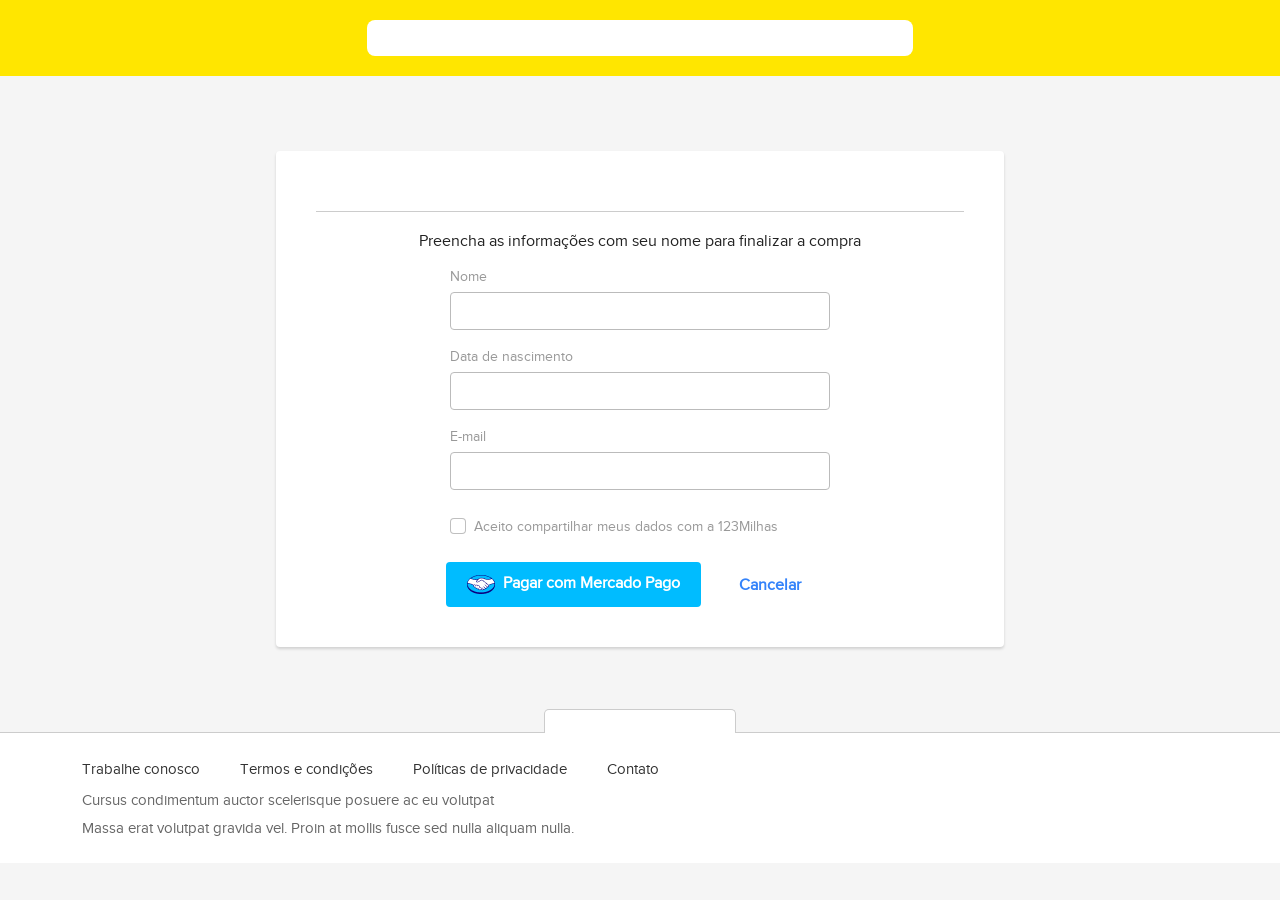
<file: confirmation.html>
<!doctype html>
<html lang="en">

<head>
    <!-- Required meta tags -->
    <meta charset="utf-8">
    <meta http-equiv="x-ua-compatible" content="ie=edge">
    <meta name="description" content="">
    <meta name="viewport" content="width=device-width, initial-scale=1, shrink-to-fit=no">

    <!-- Title -->
    <title>Document Title Here</title>

    <!-- Favicon Icon -->
    <link rel="shortcut icon" href="assets/img/logo.ico" type="image/png">

    <!-- Bootstrap css -->
    <link rel="stylesheet" href="assets/css/bootstrap.min.css">

    <!-- Main css -->
    <link rel="stylesheet" href="assets/css/main.css">
</head>

<body>




    <header class="header-area">
        <div class="container">
            <div class="row">
                <div class="col-3"></div>
                <div class="col-6">
                    <form action="#" class="header-search">
                        <input type="text" class="form-control w-100 border-0">
                    </form>
                </div>
                <div class="col-3"></div>
            </div>
        </div>
    </header>

    <main>
        <div class="confirmation-area">
            <div class="container cs-padding">
                <div class="confirmation-outer-wrap bg-white border_radius_4 text-center">
                    <div id="confirmation"></div>
                    <!-- <div class="top-part">
                        <div class="h-thumb"><img src="assets/img/h-1.webp" alt=""></div>
                        <h5 class="hotel-name">Jijoca de Jericoacoara, Ceará</h5>
                        <div class="included-facilites d-flex flex-wrap align-items-center justify-content-center">
                            <p>Está incluso:</p>
                            <ul class="facilites d-flex flex-wrap align-items-center">
                                <li><img src="assets/img/airplane.svg" alt="">Voo (ida e volta)</li>
                                <li><img src="assets/img/accomodation.svg" alt="">Hospedagem</li>
                                <li><img src="assets/img/breakfast.svg" alt="">Café da manhã</li>
                            </ul>
                        </div>
                        <div class="reservation-details d-flex justify-content-center flex-wrap">
                            <p>Origem:<strong>São Paulo</strong></p>
                            <p>Mês da viagem:<strong>Novembro/2023</strong></p>
                            <p>Data de partida:<strong>16</strong></p>
                            <p>Diárias:<strong>5</strong></p>
                            <p>Pacotes:<strong>2</strong></p>
                        </div>
                        <h3 class="price-blk type-2 final text-center">
                            R$ <span class="pkg-price d-inline-block">200</span>
                        </h3>
                        <p class="payment-terms-text type-2 text-center">em <span>12x R$ 105 sem juros</span></p>
                    </div> -->
                    <div class="bottom-part text-start">
                        <form action="#" class="payment-form">
                            <h5 class="form-title text-center">Preencha as informações com seu nome para finalizar a
                                compra</h5>
                            <div class="max">
                                <div class="mb-3">
                                    <label for="input-name" class="form-label">Nome</label>
                                    <input type="text" class="form-control" id="input-name"
                                        aria-describedby="emailHelp">
                                </div>
                                <div class="mb-3">
                                    <label for="input-password" class="form-label">Data de nascimento</label>
                                    <input type="password" class="form-control" id="input-password">
                                </div>
                                <div class="mb-4">
                                    <label for="input-name" class="form-label">E-mail</label>
                                    <input type="email" class="form-control" id="input-name"
                                        aria-describedby="emailHelp">
                                </div>
                                <div class="mb-4 form-check">
                                    <input type="checkbox" class="form-check-input" id="exampleCheck1">
                                    <label class="form-check-label" for="exampleCheck1">Aceito compartilhar meus dados
                                        com a
                                        123Milhas</label>
                                </div>
                            </div>
                            <div class="twin-btn-wrap">
                                <button type="submit" class="btn box-btn indigo-bg"><img class="img-fluid me-2"
                                        src="assets/img/hand-shake.png" alt="">Pagar com Mercado Pago</button>
                                <a href="index.html" class="btn box-btn cancel bg-transparent">Cancelar</a>
                            </div>
                        </form>
                    </div>
                </div>
            </div>
        </div> <!-- ./confirmatin-area -->
    </main>



    <footer class="footer-area bg-white border-top position-relative">
        <span class="sq d-inline-block position-absolute start-50 border bg-white border-bottom-0"></span>
        <div class="container cs-padding">
            <div class="footer-content">
                <ul class="ft-menu d-flex align-items-center flex-wrap">
                    <li><a href="#" class="d-inline-block">Trabalhe conosco</a></li>
                    <li><a href="#" class="d-inline-block">Termos e condições</a></li>
                    <li><a href="#" class="d-inline-block">Políticas de privacidade</a></li>
                    <li><a href="#" class="d-inline-block">Contato</a></li>
                </ul>
                <div class="ft-text">
                    <p>Cursus condimentum auctor scelerisque posuere ac eu volutpat</p>
                    <p class="mb-0">Massa erat volutpat gravida vel. Proin at mollis fusce sed nulla aliquam nulla.</p>
                </div>
            </div>
        </div>
    </footer>


    <!-- All Js here  -->

    <!-- Bootstrap Js (not included popper js)-->
    <script src="assets/js/bootstrap.min.js"></script>

    <!-- Main Js -->
    <script src="assets/js/main.js"></script>
</body>

</html>
</file>
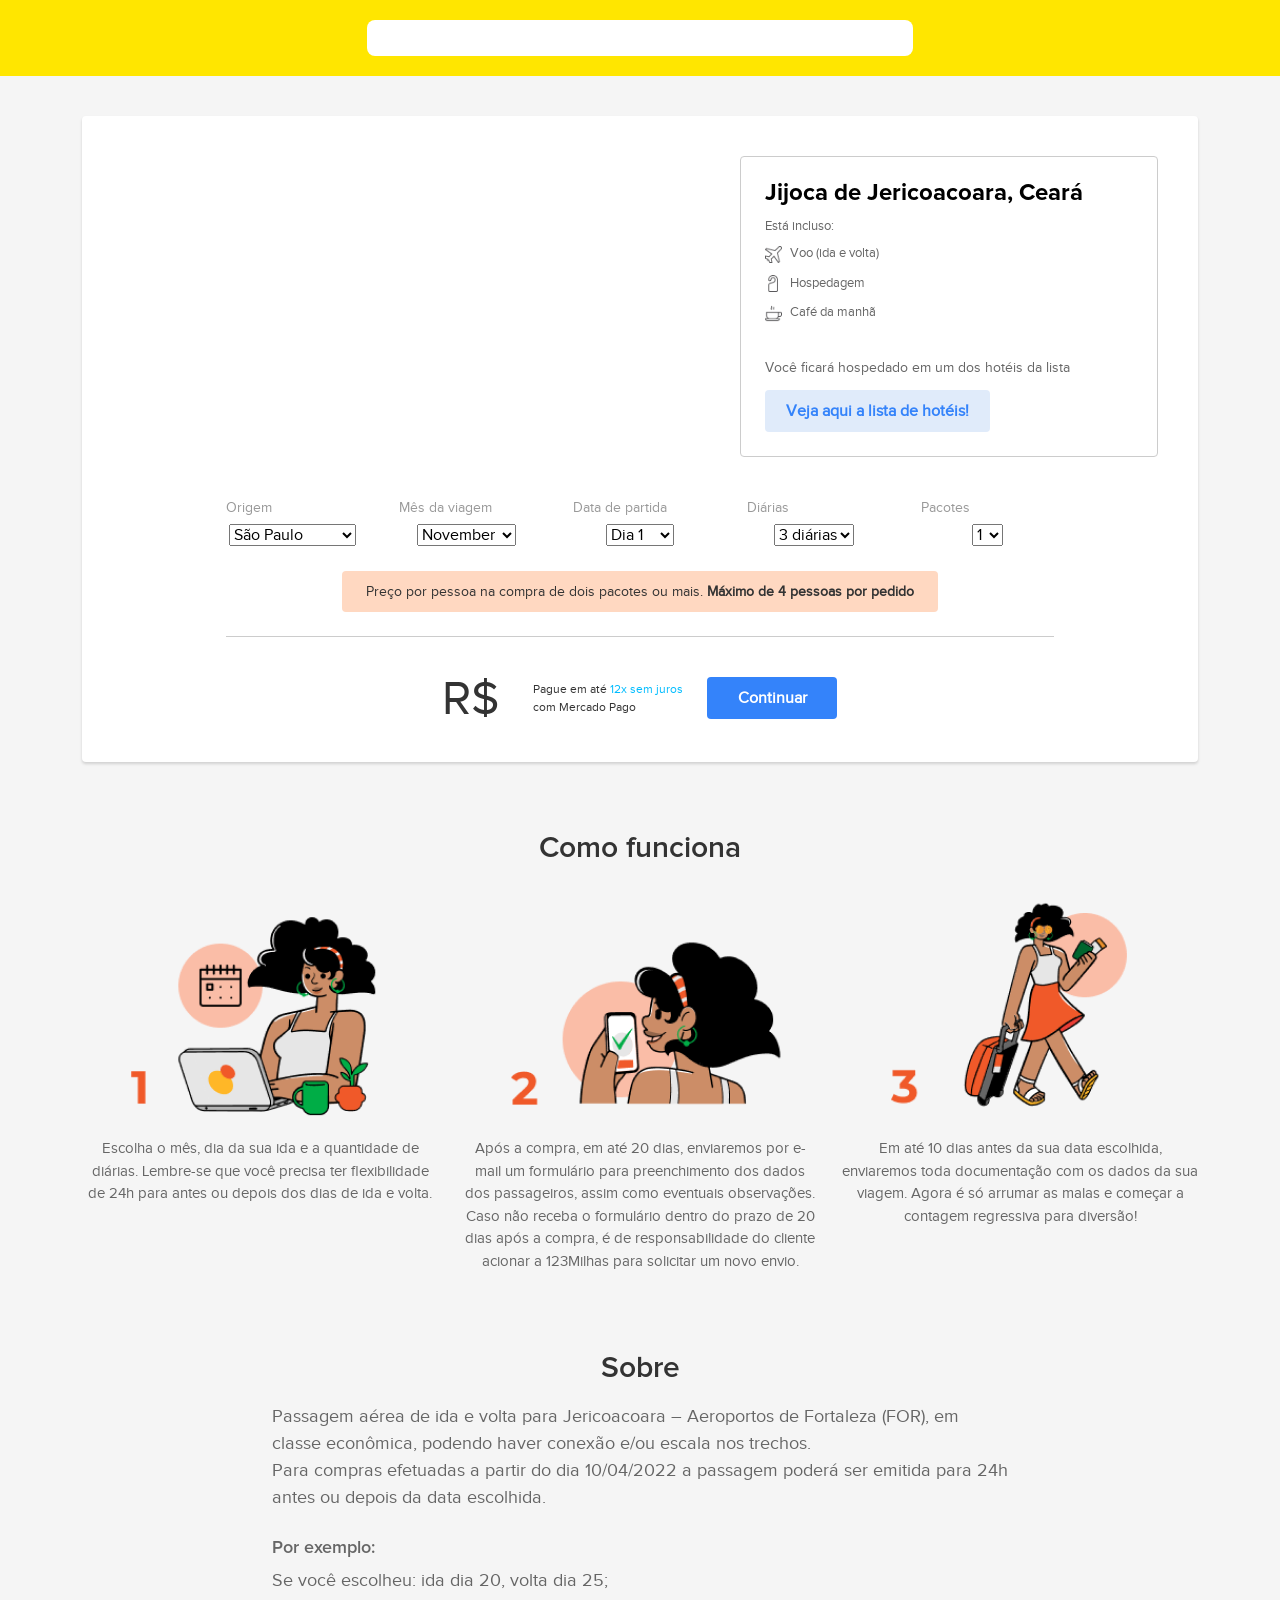
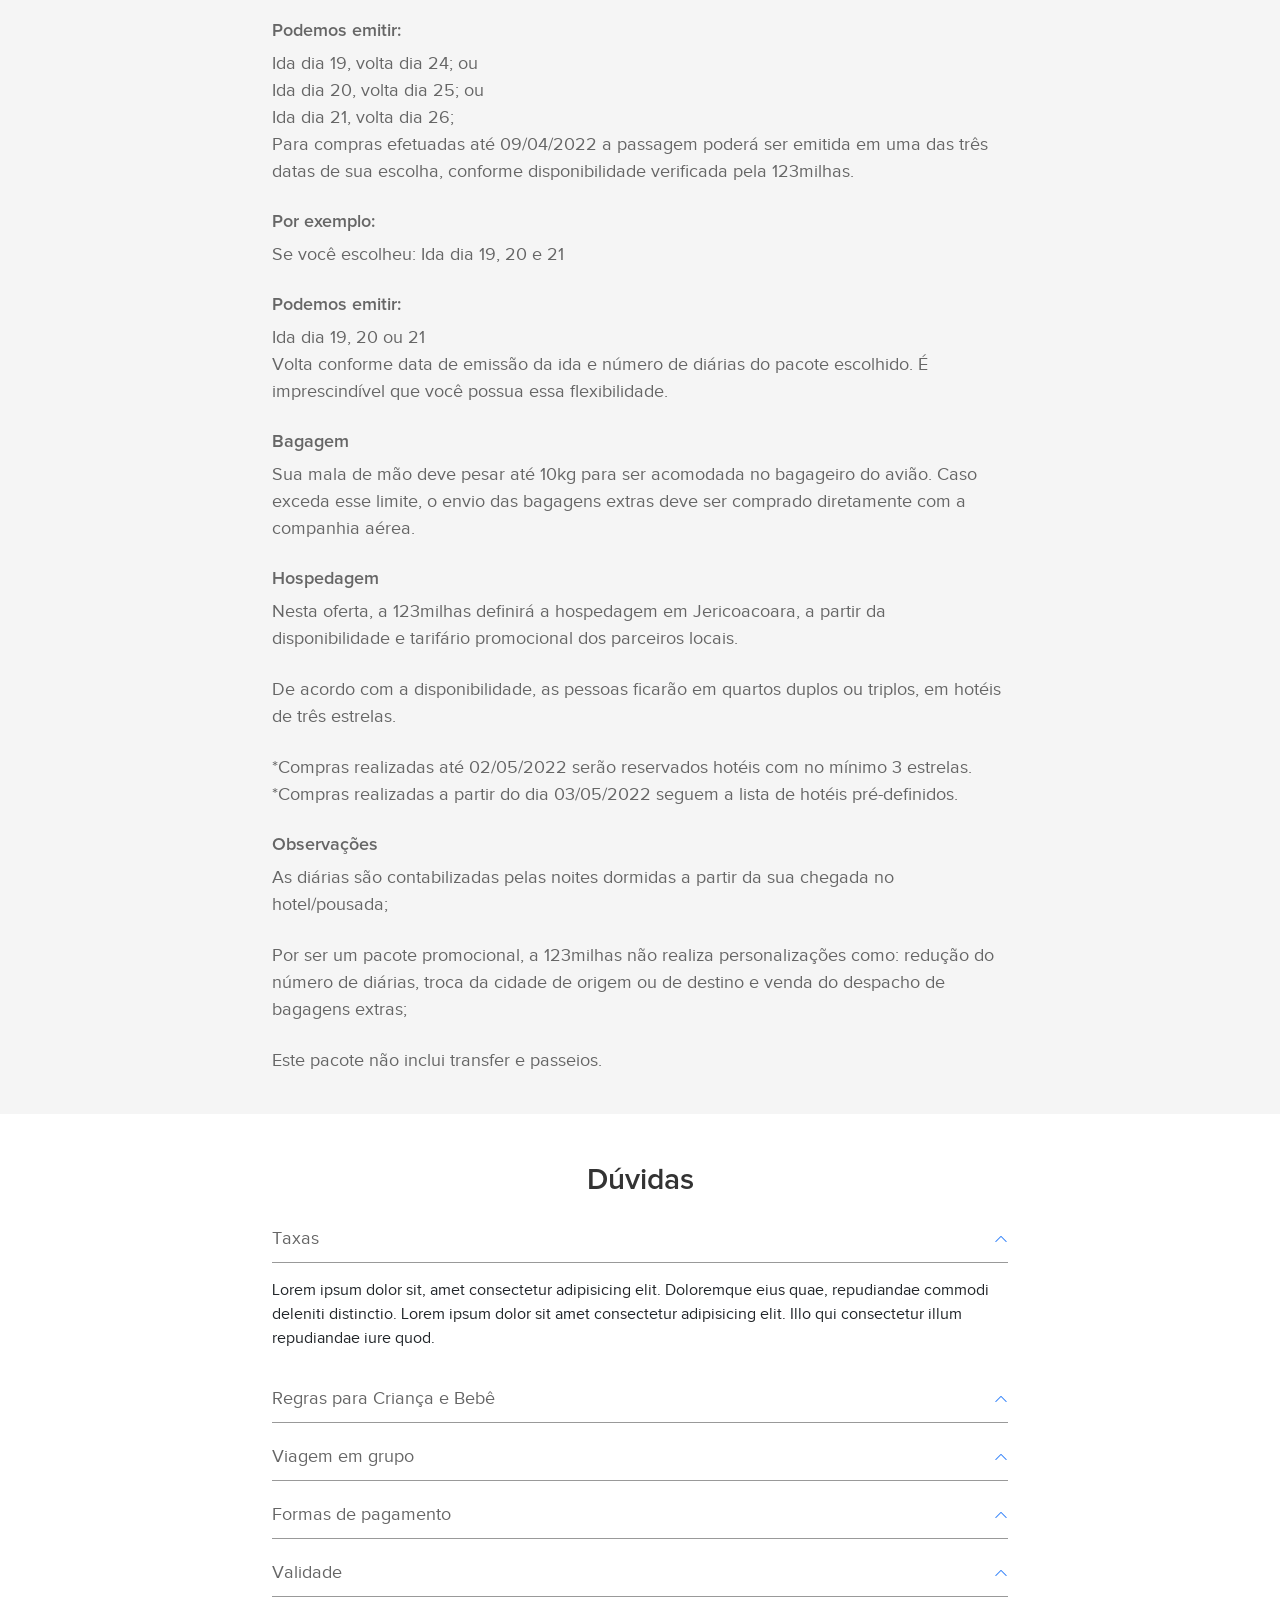
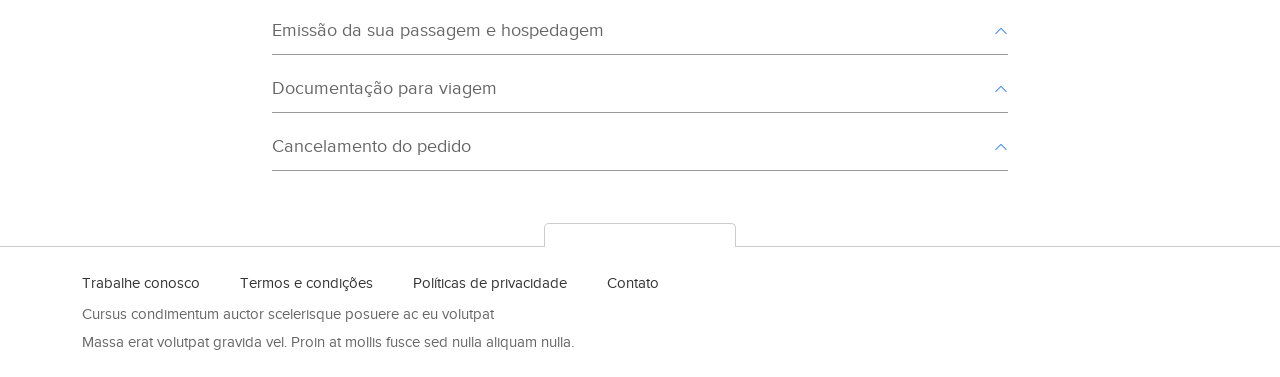
<file: sku.html>
<!doctype html>
<html lang="en">

<head>
    <!-- Required meta tags -->
    <meta charset="utf-8">
    <meta http-equiv="x-ua-compatible" content="ie=edge">
    <meta name="description" content="">
    <meta name="viewport" content="width=device-width, initial-scale=1, shrink-to-fit=no">

    <!-- Title -->
    <title>Document Title Here</title>

    <!-- Favicon Icon -->
    <link rel="shortcut icon" href="assets/img/logo.ico" type="image/png">

    <!-- Bootstrap css -->
    <link rel="stylesheet" href="assets/css/bootstrap.min.css">

    <!-- Plugin Css  -->
    <link rel="stylesheet" href="assets/css/splide.min.css">
    <link rel="stylesheet" href="assets/css/nice-select2.css">

    <!-- Main css -->
    <link rel="stylesheet" href="assets/css/main.css">


</head>

<body>

    <!-- All Modal Markup Start -->
    <div class="modal fade" id="hotelList" tabindex="-1" aria-labelledby="exampleModalLabel" aria-hidden="true">
        <div class="modal-dialog hotel-list">
            <div class="modal-content">
                <div class="modal-header position-relative d-block text-center">
                    <h5 class="modal-title text-center" id="exampleModalLabel">Hospede-se em um destes hotéis!</h5>
                    <button type="button" class="btn-close position-absolute" data-bs-dismiss="modal"
                        aria-label="Close"></button>
                </div>
                <div class="modal-body">
                    <ul class="hotels-list" id="hotel-list">
                        <!-- <li>
                            <div class="hotel-thumb">
                                <img src="assets/img/h-2.webp" alt="" class="img-fluid w-100">
                            </div>
                            <div class="hotel-list-content">
                                <h4 class="text-center">Pousada Capitão Thomaz</h4>
                                <ul class="facilites">
                                    <li><img src="assets/img/calendar.svg" alt="">3 a 7 diárias</li>
                                    <li><img src="assets/img/breakfast.svg" alt="">Café da manhã</li>
                                </ul>
                            </div>
                        </li> -->
                    </ul>
                </div>
            </div>
        </div>
    </div>

    <!-- All Modal Markup end -->


    <header class="header-area">
        <div class="container">
            <div class="row">
                <div class="col-3"></div>
                <div class="col-6">
                    <form action="#" class="header-search">
                        <input type="text" class="form-control w-100 border-0">
                    </form>
                </div>
                <div class="col-3"></div>
            </div>
        </div>
    </header>

    <main>

        <div class="sku-area">
            <div class="container cs-padding">
                <div class="sku-wrapper bg-white border_radius_4">
                    <div class="row">
                        <div class="col-lg-7">
                            <div class="product-box" id="package-slider">
                                <div id="thumbnail-slider" class="splide" aria-label="Splide Basic HTML Example">
                                    <div class="splide__track">
                                        <ul class="splide__list">
                                            <!-- <li class="splide__slide">
                                            <div class="thumb-slide">
                                                <img class="img-fluid w-100" src="assets/img/place-1.png" alt="">
                                            </div>
                                        </li> -->
                                        </ul>
                                    </div>
                                </div>
                                <div id="main-slider" class="splide" aria-label="Splide Basic HTML Example">
                                    <div class="splide__track">
                                        <ul class="splide__list">
                                            <!-- <li class="splide__slide">
                                            <div class="thumb-slide">
                                                <img class="img-fluid w-100" src="assets/img/place-1.png" alt="">
                                            </div>
                                        </li> -->
                                        </ul>
                                    </div>
                                </div>
                            </div>
                        </div>
                        <div class="col-lg-5">
                            <div class="package-content plc-2 border_radius_4">
                                <h4 class="place-name" id="place-name">Jijoca de Jericoacoara, Ceará </h4>
                                <h3 class="price-blk">
                                    <span class="from d-block">Está incluso:</span>
                                </h3>

                                <ul class="facilites">
                                    <li><img src="assets/img/airplane.svg" alt="">Voo (ida e volta)</li>
                                    <li><img src="assets/img/accomodation.svg" alt="">Hospedagem</li>
                                    <li><img src="assets/img/breakfast.svg" alt="">Café da manhã</li>
                                </ul>

                                <div class="more-hotels">
                                    <p>Você ficará hospedado em um dos hotéis da lista</p>
                                    <button type="button" class="btn box-btn bg-light-blue" data-bs-toggle="modal"
                                        data-bs-target="#hotelList">Veja aqui a
                                        lista de hotéis!</button>
                                </div>
                            </div>
                        </div>
                    </div>

                    <div class="total-wrapper text-center">
                        <div class="filter-wrapper type-2 p-0">
                            <div class="filter-type type-2 border-0 h-auto">
                                <p>Origem</p>
                                <select name="" id="origin" class="selection">
                                    <option value="São Paulo" selected>São Paulo</option>
                                    <option value="Belo Horizonte">Belo Horizonte</option>
                                    <option value="Brasilia">Brasilia</option>
                                    <option value="Curitiba">Curitiba</option>
                                    <option value="Goiania">Goiania</option>
                                    <option value="Manaus">Manaus</option>
                                    <option value="Porto Alegre">Porto Alegre</option>
                                    <option value="Recife">Recife</option>
                                    <option value="Rio de Janeiro">Rio de Janeiro</option>
                                    <option value="Salvador">Salvador</option>
                                </select>
                            </div>
                            <div class="filter-type type-2 border-0 h-auto">
                                <p>Mês da viagem</p>
                                <select name="" id="month" class="selection">
                                    <option value="01">January</option>
                                    <option value="02">February</option>
                                    <option value="03">March</option>
                                    <option value="04">April</option>
                                    <option value="05">May</option>
                                    <option value="06">June</option>
                                    <option value="07">July</option>
                                    <option value="08">August</option>
                                    <option value="09">September</option>
                                    <option value="10">October</option>
                                    <option value="11" selected>November</option>
                                    <option value="12">December</option>
                                </select>
                            </div>
                            <div class="filter-type type-2 border-0 h-auto">
                                <p>Data de partida</p>
                                <select name="" id="departure_date" class="selection">
                                    <option value="Dia 1" selected>Dia 1</option>
                                    <option value="Dia 2">Dia 2</option>
                                    <option value="Dia 3">Dia 3</option>
                                    <option value="Dia 4">Dia 4</option>
                                    <option value="Dia 5">Dia 5</option>
                                    <option value="Dia 6">Dia 6</option>
                                    <option value="Dia 7">Dia 7</option>
                                    <option value="Dia 8">Dia 8</option>
                                    <option value="Dia 9">Dia 9</option>
                                    <option value="Dia 10">Dia 10</option>
                                    <option value="Dia 11">Dia 11</option>
                                    <option value="Dia 12">Dia 12</option>
                                    <option value="Dia 13">Dia 13</option>
                                    <option value="Dia 14">Dia 14</option>
                                    <option value="Dia 15">Dia 15</option>
                                    <option value="Dia 16">Dia 16</option>
                                    <option value="Dia 17">Dia 17</option>
                                    <option value="Dia 18">Dia 18</option>
                                    <option value="Dia 19">Dia 19</option>
                                    <option value="Dia 20">Dia 20</option>
                                    <option value="Dia 21">Dia 21</option>
                                    <option value="Dia 22">Dia 22</option>
                                    <option value="Dia 23">Dia 23</option>
                                    <option value="Dia 24">Dia 24</option>
                                    <option value="Dia 25">Dia 25</option>
                                    <option value="Dia 26">Dia 26</option>
                                    <option value="Dia 27">Dia 27</option>
                                    <option value="Dia 28">Dia 28</option>
                                    <option value="Dia 29">Dia 29</option>
                                    <option value="Dia 30">Dia 30</option>
                                    <option value="Dia 31">Dia 31</option>
                                </select>
                            </div>
                            <div class="filter-type type-2 border-0 h-auto">
                                <p>Diárias</p>
                                <select name="" id="number_of_day" class="selection">
                                    <option value="3" selected>3 diárias</option>
                                    <option value="5">5 diárias</option>
                                    <option value="7">7 diárias</option>
                                </select>
                            </div>
                            <div class="filter-type type-2 border-0 h-auto">
                                <p>Pacotes</p>
                                <select name="" id="number_of_package" class="selection">
                                    <option value="1" selected>1</option>
                                    <option value="2">2</option>
                                    <option value="3">3</option>
                                    <option value="4">4</option>
                                </select>
                            </div>
                        </div> <!-- ./filter-wrapper -->

                        <div class="note border_radius_4 mb-4">Preço por pessoa na compra de dois pacotes ou mais.
                            <strong>Máximo de 4
                                pessoas por
                                pedido</strong>
                        </div>
                        <div class="total-cost-wrapper d-flex align-items-center justify-content-center">
                            <h3 class="price-blk type-2 mb-0">
                                R$ <span class="pkg-price d-inline-block" id="pkg-price">
                                    <!-- 200  -->
                                </span>
                            </h3>

                            <p class="payment-terms-text">Pague em até <span>12x sem juros</span> <br>
                                com Mercado Pago</p>

                            <a href="confirmation.html" class="btn box-btn continue">Continuar</a>
                        </div>
                    </div>
                </div>
            </div>
        </div>

        <div class="step-area">
            <div class="container cs-padding">
                <h1 class="primary-title text-center">Como funciona</h1>
                <div class="row">
                    <div class="col-lg-4">
                        <div class="single-step text-center">
                            <img src="assets/img/w-1.png" alt="" class="step-img img-fluid">
                            <p>Escolha o mês, dia da sua ida e a quantidade de diárias. Lembre-se que você precisa ter
                                flexibilidade de 24h para antes ou depois dos dias de ida e volta.</p>
                        </div>
                    </div>

                    <div class="col-lg-4">
                        <div class="single-step text-center">
                            <img src="assets/img/w-2.png" alt="" class="step-img img-fluid">
                            <p>Após a compra, em até 20 dias, enviaremos por e-mail um formulário para preenchimento dos
                                dados dos passageiros, assim como eventuais observações. Caso não receba o formulário
                                dentro do prazo de 20 dias após a compra, é de responsabilidade do cliente acionar a
                                123Milhas para solicitar um novo envio.</p>
                        </div>
                    </div>

                    <div class="col-lg-4">
                        <div class="single-step text-center">
                            <img src="assets/img/w-3.png" alt="" class="step-img img-fluid">
                            <p>Em até 10 dias antes da sua data escolhida, enviaremos toda documentação com os dados da
                                sua viagem. Agora é só arrumar as malas e começar a contagem regressiva para diversão!
                            </p>
                        </div>
                    </div>
                </div>
            </div>
        </div> <!-- ./step-area -->


        <div class="about-area">
            <div class="container cs-padding">
                <h1 class="primary-title text-center">Sobre</h1>
                <div class="row">
                    <div class="offset-lg-2 col-lg-8">
                        <div class="about-content">
                            <div class="para">
                                <p>Passagem aérea de ida e volta para Jericoacoara – Aeroportos de Fortaleza (FOR), em
                                    classe
                                    econômica, podendo haver conexão e/ou escala nos trechos.</p>
                                <p>Para compras efetuadas a partir do dia 10/04/2022 a passagem poderá ser emitida para
                                    24h
                                    antes ou depois da data escolhida.</p>
                            </div>

                            <div class="para">
                                <div class="para-group">
                                    <p class="ttl-p">Por exemplo: </p>
                                    <p>Se você escolheu: ida dia 20, volta dia 25; </p>
                                </div>

                                <div class="para-group">
                                    <p class="ttl-p">Podemos emitir: </p>
                                    <p>Ida dia 19, volta dia 24; ou <br> Ida dia 20, volta dia 25; ou <br>Ida dia 21,
                                        volta dia
                                        26;
                                    </p>
                                    <p>Para compras efetuadas até 09/04/2022 a passagem poderá ser emitida em uma das
                                        três datas
                                        de
                                        sua escolha, conforme disponibilidade verificada pela 123milhas.</p>
                                </div>
                            </div>

                            <div class="para">
                                <div class="para-group">
                                    <p class="ttl-p"> Por exemplo:</p>
                                    <p>Se você escolheu: Ida dia 19, 20 e 21</p>
                                </div>

                                <div class="para-group">
                                    <p class="ttl-p">Podemos emitir:</p>
                                    <p>Ida dia 19, 20 ou 21</p>
                                    <p>Volta conforme data de emissão da ida e número de diárias do pacote escolhido.
                                        É imprescindível que você possua essa flexibilidade.</p>
                                </div>
                            </div>

                            <div class="para">
                                <p class="ttl-p">Bagagem</p>
                                <p>Sua mala de mão deve pesar até 10kg para ser acomodada no bagageiro do avião. Caso
                                    exceda
                                    esse
                                    limite, o envio das bagagens extras deve ser comprado diretamente com a companhia
                                    aérea.</p>
                            </div>

                            <div class="para">
                                <p class="ttl-p">Hospedagem</p>
                                <p>Nesta oferta, a 123milhas definirá a hospedagem em Jericoacoara, a partir da
                                    disponibilidade
                                    e
                                    tarifário promocional dos parceiros locais.</p>
                            </div>
                            <div class="para">
                                <p> De acordo com a disponibilidade, as pessoas ficarão em quartos duplos ou triplos, em
                                    hotéis
                                    de três
                                    estrelas.</p>
                            </div>
                            <div class="para">

                                <p>*Compras realizadas até 02/05/2022 serão reservados hotéis com no mínimo 3 estrelas.


                                </p>
                                <p>*Compras realizadas a partir do dia 03/05/2022 seguem a lista de hotéis
                                    pré-definidos.</p>
                                <p></p>


                            </div>
                            <div class="para">
                                <p class="ttl-p">Observações</p>
                                <p>As diárias são contabilizadas pelas noites dormidas a partir da sua chegada no
                                    hotel/pousada;
                                </p>
                            </div>

                            <div class="para">
                                <p>Por ser um pacote promocional, a 123milhas não realiza personalizações como: redução
                                    do
                                    número de
                                    diárias, troca da cidade de origem ou de destino e venda do despacho de bagagens
                                    extras;</p>
                            </div>

                            <div class="para">
                                <p>Este pacote não inclui transfer e passeios.</p>
                            </div>
                        </div>
                    </div>
                </div>
            </div>
        </div> <!-- ./about-area -->

        <div class="faq-area bg-white">
            <div class="container cs-padding">
                <h1 class="primary-title text-center">Dúvidas</h1>
                <div class="row">
                    <div class="offset-lg-2 col-lg-8">
                        <div class="accordion" id="faq-accordion">
                            <div class="accordion-item border-0">
                                <button class="accordion-button" type="button" data-bs-toggle="collapse"
                                    data-bs-target="#ac-1" aria-expanded="true">
                                    Taxas
                                </button>
                                <div id="ac-1" class="accordion-collapse collapse show" aria-labelledby="headingOne"
                                    data-bs-parent="#faq-accordion">
                                    <div class="accordion-body">
                                        <p>Lorem ipsum dolor sit, amet consectetur adipisicing elit. Doloremque eius
                                            quae,
                                            repudiandae commodi deleniti distinctio. Lorem ipsum dolor sit amet
                                            consectetur
                                            adipisicing elit. Illo qui consectetur illum repudiandae iure quod.</p>
                                    </div>
                                </div>
                            </div>
                            <div class="accordion-item border-0">
                                <button class="accordion-button" type="button" data-bs-toggle="collapse"
                                    data-bs-target="#ac-2" aria-expanded="true">
                                    Regras para Criança e Bebê
                                </button>
                                <div id="ac-2" class="accordion-collapse collapse" aria-labelledby="headingOne"
                                    data-bs-parent="#faq-accordion">
                                    <div class="accordion-body">
                                        <p>Lorem ipsum dolor sit, amet consectetur adipisicing elit. Doloremque eius
                                            quae,
                                            repudiandae commodi deleniti distinctio. Lorem ipsum dolor sit amet
                                            consectetur
                                            adipisicing elit. Illo qui consectetur illum repudiandae iure quod.</p>
                                    </div>
                                </div>
                            </div>
                            <div class="accordion-item border-0">
                                <button class="accordion-button" type="button" data-bs-toggle="collapse"
                                    data-bs-target="#ac-3" aria-expanded="true">
                                    Viagem em grupo
                                </button>
                                <div id="ac-3" class="accordion-collapse collapse" aria-labelledby="headingOne"
                                    data-bs-parent="#faq-accordion">
                                    <div class="accordion-body">
                                        <p>Lorem ipsum dolor sit, amet consectetur adipisicing elit. Doloremque eius
                                            quae,
                                            repudiandae commodi deleniti distinctio. Lorem ipsum dolor sit amet
                                            consectetur
                                            adipisicing elit. Illo qui consectetur illum repudiandae iure quod.</p>
                                    </div>
                                </div>
                            </div>
                            <div class="accordion-item border-0">
                                <button class="accordion-button" type="button" data-bs-toggle="collapse"
                                    data-bs-target="#ac-4" aria-expanded="true">
                                    Formas de pagamento
                                </button>
                                <div id="ac-4" class="accordion-collapse collapse" aria-labelledby="headingOne"
                                    data-bs-parent="#faq-accordion">
                                    <div class="accordion-body">
                                        <p>Lorem ipsum dolor sit, amet consectetur adipisicing elit. Doloremque eius
                                            quae,
                                            repudiandae commodi deleniti distinctio. Lorem ipsum dolor sit amet
                                            consectetur
                                            adipisicing elit. Illo qui consectetur illum repudiandae iure quod.</p>
                                    </div>
                                </div>
                            </div>
                            <div class="accordion-item border-0">
                                <button class="accordion-button" type="button" data-bs-toggle="collapse"
                                    data-bs-target="#ac-5" aria-expanded="true">
                                    Validade
                                </button>
                                <div id="ac-5" class="accordion-collapse collapse" aria-labelledby="headingOne"
                                    data-bs-parent="#faq-accordion">
                                    <div class="accordion-body">
                                        <p>Lorem ipsum dolor sit, amet consectetur adipisicing elit. Doloremque eius
                                            quae,
                                            repudiandae commodi deleniti distinctio. Lorem ipsum dolor sit amet
                                            consectetur
                                            adipisicing elit. Illo qui consectetur illum repudiandae iure quod.</p>
                                    </div>
                                </div>
                            </div>
                            <div class="accordion-item border-0">
                                <button class="accordion-button" type="button" data-bs-toggle="collapse"
                                    data-bs-target="#ac-6" aria-expanded="true">
                                    Emissão da sua passagem e hospedagem
                                </button>
                                <div id="ac-6" class="accordion-collapse collapse" aria-labelledby="headingOne"
                                    data-bs-parent="#faq-accordion">
                                    <div class="accordion-body">
                                        <p>Lorem ipsum dolor sit, amet consectetur adipisicing elit. Doloremque eius
                                            quae,
                                            repudiandae commodi deleniti distinctio. Lorem ipsum dolor sit amet
                                            consectetur
                                            adipisicing elit. Illo qui consectetur illum repudiandae iure quod.</p>
                                    </div>
                                </div>
                            </div>
                            <div class="accordion-item border-0">
                                <button class="accordion-button" type="button" data-bs-toggle="collapse"
                                    data-bs-target="#ac-7" aria-expanded="true">
                                    Documentação para viagem
                                </button>
                                <div id="ac-7" class="accordion-collapse collapse" aria-labelledby="headingOne"
                                    data-bs-parent="#faq-accordion">
                                    <div class="accordion-body">
                                        <p>Lorem ipsum dolor sit, amet consectetur adipisicing elit. Doloremque eius
                                            quae,
                                            repudiandae commodi deleniti distinctio. Lorem ipsum dolor sit amet
                                            consectetur
                                            adipisicing elit. Illo qui consectetur illum repudiandae iure quod.</p>
                                    </div>
                                </div>
                            </div>
                            <div class="accordion-item border-0">
                                <button class="accordion-button" type="button" data-bs-toggle="collapse"
                                    data-bs-target="#ac-8" aria-expanded="true">
                                    Cancelamento do pedido
                                </button>
                                <div id="ac-8" class="accordion-collapse collapse" aria-labelledby="headingOne"
                                    data-bs-parent="#faq-accordion">
                                    <div class="accordion-body">
                                        <p>Lorem ipsum dolor sit, amet consectetur adipisicing elit. Doloremque eius
                                            quae,
                                            repudiandae commodi deleniti distinctio. Lorem ipsum dolor sit amet
                                            consectetur
                                            adipisicing elit. Illo qui consectetur illum repudiandae iure quod.</p>
                                    </div>
                                </div>
                            </div>
                        </div>
                    </div>
                </div>
            </div>
        </div> <!-- ./faq-area -->

    </main>



    <footer class="footer-area bg-white border-top position-relative">
        <span class="sq d-inline-block position-absolute start-50 border bg-white border-bottom-0"></span>
        <div class="container cs-padding">
            <div class="footer-content">
                <ul class="ft-menu d-flex align-items-center flex-wrap">
                    <li><a href="#" class="d-inline-block">Trabalhe conosco</a></li>
                    <li><a href="#" class="d-inline-block">Termos e condições</a></li>
                    <li><a href="#" class="d-inline-block">Políticas de privacidade</a></li>
                    <li><a href="#" class="d-inline-block">Contato</a></li>
                </ul>
                <div class="ft-text">
                    <p>Cursus condimentum auctor scelerisque posuere ac eu volutpat</p>
                    <p class="mb-0">Massa erat volutpat gravida vel. Proin at mollis fusce sed nulla aliquam nulla.</p>
                </div>
            </div>
        </div>
    </footer>


    <!-- All Js here  -->

    <!-- Bootstrap Js (not included popper js)-->
    <script src="assets/js/bootstrap.min.js"></script>

    <!-- Plugin Js  -->
    <script src="assets/js/splide.min.js"></script>
    <script src="assets/js/nice-select2.js"></script>

    <!-- Main Js -->
    <script src="assets/js/main.js"></script>
</body>

</html>
</file>
<file: assets/css/main.css>
/*
* Prefixed by https://autoprefixer.github.io
* PostCSS: v8.4.14,
* Autoprefixer: v10.4.7
* Browsers: last 4 version
*/

/* Base Css Start  */
/* Custom Fonts Linking  */
@font-face {
  font-family: proximaNovaRegular;
  src: url(../fonts/FontsFree-Net-proxima_nova_reg-webfont.ttf);
}

@font-face {
  font-family: proximaNovaSemiBold;
  src: url(../fonts/FontsFree-Net-Proxima-Nova-Sbold.otf);
}

@font-face {
  font-family: proximaNovaBold;
  src: url(../fonts/FontsFree-Net-Proxima-Nova-Bold.otf);
}

body {
  font-family: proximaNovaRegular;
  font-weight: normal;
  font-style: normal;
  background-color: #F5F5F5;
}

.fix {
  overflow: hidden;
}

p {
  font-size: 16px;
  font-weight: 400;
  line-height: 1.5;
  margin-bottom: 0px;
}


h1,
h2,
h3,
h4,
h5,
h6 {
  margin-top: 0px;
  color: #333333;
}

h2 {
  font-size: 28px;
}

h3 {
  font-size: 24px;
}

h4 {
  font-size: 22px;
}

h5 {
  font-size: 18px;
}

h6 {
  font-size: 16px;
}

a {
  font-size: 16px;
}

a:focus,
input:focus,
textarea:focus,
button:focus {
  text-decoration: none;
  outline: none;
}

a:focus,
a:hover {
  text-decoration: none;
}

button:focus,
button:active {
  outline: none;
  -webkit-box-shadow: none !important;
  box-shadow: none !important;
}

.btn-check:focus+.btn,
.btn:focus {
  outline: 0;
  -webkit-box-shadow: none;
  box-shadow: none;
}

span,
a {
  display: inline-block;
}

ul,
ol {
  margin: 0px;
  padding: 0px;
  list-style-type: none;
}

/* Base Css End */


/* common css start  */
.border_radius_4 {
  border-radius: 4px;
}

.primary-title {
  font-family: proximaNovaSemiBold;
  font-weight: 600;
  font-size: 30px;
  line-height: 1.1;
  margin-bottom: 18px;
}

.secondary-title {
  font-family: proximaNovaSemiBold;
  font-weight: 600;
  margin-bottom: 6px;
  line-height: 1.1;
}

.btn.box-btn {
  background-color: #3483FA;
  color: #fff;
  font-weight: 600;
  font-size: 16px;
  line-height: 1;
  padding: 12px 20px;
  min-width: 130px;
  text-align: center;
}

.btn.box-btn.indigo-bg {
  background: #00BCFF;
}

/* common css end */

/* page loader css start  */

.loader3 {
  width: 50px;
  height: 50px;
  display: inline-block;
  padding: 0px;
  text-align: left;
}

.loader3 span {
  position: absolute;
  display: inline-block;
  width: 50px;
  height: 50px;
  border-radius: 100%;
  background: #d3cfc3;
  -webkit-animation: loader3 1.5s linear infinite;
  animation: loader3 1.5s linear infinite;
}

.loader3 span:last-child {
  animation-delay: -0.9s;
  -webkit-animation-delay: -0.9s;
}

@keyframes loader3 {
  0% {
    -webkit-transform: scale(0, 0);
    transform: scale(0, 0);
    opacity: 0.8;
  }

  100% {
    -webkit-transform: scale(1, 1);
    transform: scale(1, 1);
    opacity: 0;
  }
}

@-webkit-keyframes loader3 {
  0% {
    -webkit-transform: scale(0, 0);
    opacity: 0.8;
  }

  100% {
    -webkit-transform: scale(1, 1);
    opacity: 0;
  }
}

#preloader {
  position: fixed;
  background: #fff;
  top: 0;
  left: 0;
  right: 0;
  bottom: 0;
  z-index: 99999;
  height: 100vh;
  width: 100vw;
  display: -webkit-box;
  display: -ms-flexbox;
  display: flex;
  -webkit-box-align: center;
  -ms-flex-align: center;
  align-items: center;
  -webkit-box-pack: center;
  -ms-flex-pack: center;
  justify-content: center;
}


/* page loader css end */

/* --- header css start */
.header-area {
  background-color: #FFE600;
  padding: 20px 0;
}

.header-search .form-control {
  border-radius: 8px;
  height: 36px;
}

/* --- header css end */

/* --- hero-area css start */

.splide__arrow {
  position: absolute;
  top: 50%;
  -webkit-transform: translateY(-50%);
  -ms-transform: translateY(-50%);
  transform: translateY(-50%);
  z-index: 1;
  background-color: #fff;
  width: 64px;
  height: 64px;
  border: 0;
  border-radius: 50%;
  -webkit-transition: .3s;
  -o-transition: .3s;
  transition: .3s;
  cursor: pointer;
  -webkit-box-shadow: 0px 2px 6px rgba(0, 0, 0, 0.2);
  box-shadow: 0px 2px 6px rgba(0, 0, 0, 0.2);
  opacity: 1;
  overflow: hidden;
}

.splide__arrow::after {
  width: 100%;
  height: 100%;
  background-color: #3483FA;
  content: "";
  position: absolute;
  top: 0;
  bottom: 0;
  -webkit-transition: .4s;
  -o-transition: .4s;
  transition: .4s;
}

.splide__arrow--prev::after {
  right: -100%;

}

.splide__arrow--prev:hover:after {
  right: 0;
}

.splide__arrow--next::after {
  left: -100%;

}

.splide__arrow--next:hover:after {
  left: 0;
}

.splide__arrow:disabled {
  opacity: 1;
}

.splide__arrow:hover {
  background-color: #3483FA;
}

.splide__arrow svg {
  fill: #3483FA;
  height: 1em;
  width: 1em;
  -webkit-transition: .3s;
  -o-transition: .3s;
  transition: .3s;
  position: relative;
  z-index: 1;
}

.splide__arrow:hover svg {
  fill: #fff;
}

.splide__arrow--prev {
  left: -32px;
  padding-left: 24px;
}

.splide__arrow--next {
  right: -32px;
  padding-right: 24px;
}

.splide__pagination li button {
  background: rgba(51, 51, 51, 0.25);
  border: 1px solid #FFFFFF;
  width: 14px;
  height: 14px;
  border-radius: 50%;
  margin: 0 10px;
}

.splide__pagination li button.is-active {
  background-color: #fff;
}

.splide__pagination li {
  line-height: 1;
}

.splide__pagination {
  width: 100%;
  position: absolute;
  bottom: 30px;
  z-index: 1;
}

/* --- hero-area css end */

/* --- travel-place area css start */

.travel-place-area {
  padding-top: 60px;
}

.section-title {
  margin-bottom: 30px;
}

/* --- travel-place area css end */

/* --- package-area css start */
.package-area {
  padding: 60px 0;
}

.filter-wrapper {
  background-color: #FFFFFF;
  padding: 45px 15px;
  margin-bottom: 48px;
  margin-top: 20px;
}

.filter-type {
  border: 1px solid #999999;
  height: 60px;
}

.package-card {
  text-decoration: none;
  background: #FFFFFF;
  border-radius: 4px;
  overflow: hidden;
}

.package-content {
  padding: 16px;
}

.facilites li {
  color: #333333;
  font-size: 13px;
  display: block;
}

.facilites li img {
  margin-right: 8px;
  width: 17px;
  height: 17px;
}

.facilites li:not(:last-child) {
  margin-bottom: 10px;
}

.from {
  font-size: 11px;
  margin-bottom: 4px;
}

.package-thumb {
  height: 180px;
  display: -webkit-box;
  display: -ms-flexbox;
  display: flex;
  -webkit-box-align: center;
  -ms-flex-align: center;
  align-items: center;
  -webkit-box-pack: center;
  -ms-flex-pack: center;
  justify-content: center;
  overflow: hidden;
  background: rgba(52, 131, 250, 0.28);
}

.bg-green {
  background-color: #0DB464;
}

.badge {
  top: 10px;
  left: 10px;
  border-radius: 50px;
  color: #fff;
  font-size: 11px;
  font-family: proximaNovaRegular;
  font-weight: 400;
  padding: 4px 8px;
}

.filter-type.partida p,
.filter-type.diar p,
.filter-type.pac p {
  top: 50%;
  -webkit-transform: translateY(-50%);
  -ms-transform: translateY(-50%);
  transform: translateY(-50%);
  left: 24px;
  z-index: 1;
  pointer-events: none;
}

.filter-type .nice-select {
  font-family: proximaNovaRegular;
  padding-left: 148px;
  padding-right: 24px;
  color: #666666;
  font-size: 15px;
}

.filter-type .nice-select .current {
  font-family: proximaNovaSemiBold;
}

.nice-select-dropdown {
  width: 100%;
}

.filter-type.diar .nice-select {
  padding-left: 165px;
}

.filter-type.pac .nice-select {
  padding-left: 90px;
}

.filter-type.pac {
  min-width: 125px;
}

#home-packages .pkg-rw:not(:last-child) {
  margin-bottom: 24px;
}

/* --- package-area css end */


/* --- showcase-area css start */
.tertiary-title {
  margin-bottom: 12px;
}

.showcase-area .para {
  padding: 40px 0px;
  margin-bottom: 50px;
}

/* --- showcase-area css end */

/* --- footer css start */
.footer-area {
  padding: 24px 0;
}

.ft-menu li a {
  color: #333333;
  font-size: 15px;
  text-decoration: none;
  -webkit-transition: .3s;
  -o-transition: .3s;
  transition: .3s;
}

.ft-menu li a:hover {
  color: #3483FA;
}

.ft-menu li:not(:last-child) {
  margin-right: 40px;
}

.ft-text p {
  color: #666666;
  font-size: 15px;
  margin-bottom: 5px;
}

.ft-menu {
  margin-bottom: 8px;
}

.sq {
  width: 192px;
  height: 24px;
  border-radius: 5px 5px 0 0;
  -webkit-transform: translateX(-50%);
  -ms-transform: translateX(-50%);
  transform: translateX(-50%);
  top: -24px;
  z-index: 1;
}

/* --- footer css end */


/* --- sku page css start */
.step-area {
  padding: 40px 0;
  padding-top: 30px;
}

.single-step p {
  font-size: 15px;
  color: #666;
  margin-top: 16px;
}

.about-area {
  padding: 40px 0;
}

.about-content .para:not(:last-child) {
  margin-bottom: 24px;
}

.ttl-p {
  margin-bottom: 5px !important;
  font-family: proximaNovaSemibold;
}

.para .para-group:not(:last-child) {
  margin-bottom: 24px;
}

.about-content p {
  color: #666666;
  font-size: 18px;
}

.faq-area {
  padding: 50px 0;
  padding-bottom: 65px;
}

.sku-wrapper {
  padding: 40px;
  -webkit-box-shadow: 0px 2px 3px rgba(0, 0, 0, 0.15);
  box-shadow: 0px 2px 3px rgba(0, 0, 0, 0.15);
}

.sku-area {
  padding: 40px 0;
}

.product-box {
  display: -ms-grid;
  display: grid;
  -ms-grid-columns: 54px 15px auto;
  grid-template-columns: 54px auto;
  grid-gap: 15px;
}

#thumbnail-slider .thumb-slide,
#thumbnail-slider .thumb-slide img {
  height: 100%;
}

.splide__track--nav>.splide__list>.splide__slide {
  border: 2px solid transparent;
}

.splide__track--nav>.splide__list>.splide__slide.is-active {
  border: 2px solid #3483FA;
}

.package-content.plc-2 {
  border: 1px solid #CCCCCC;
  padding: 24px;
  padding-top: 22px;
}

.splide__slide {
  border-radius: 4px;
  overflow: hidden;
}

.accordion-button::after {
  -ms-flex-negative: 0;
  flex-shrink: 0;
  width: 15px;
  height: 15px;
  margin-left: auto;
  content: "";
  background-image: url("../img/down-arw.svg") !important;
  background-repeat: no-repeat;
  background-size: 14px;
  -webkit-transition: -webkit-transform .2s ease-in-out;
  transition: -webkit-transform .2s ease-in-out;
  -o-transition: transform .2s ease-in-out;
  transition: transform .2s ease-in-out;
  transition: transform .2s ease-in-out, -webkit-transform .2s ease-in-out;
}

.accordion-item {
  margin-bottom: 10px;
}

.accordion-item:last-of-type .accordion-button {
  border-radius: 0 !important;
}

.package-content.plc-2 .place-name {
  color: #000000;
  font-family: proximaNovaBold;
  font-size: 24px;
  margin-bottom: 10px;
}

.package-content.plc-2 .price-blk .from {
  font-size: 13px;
  color: #666666;
}

.package-content.plc-2 .facilites li {
  color: #666666;
  font-size: 13px;
}

.package-content.plc-2 .facilites {
  margin-bottom: 15px;
}

.package-content.plc-2 .price-blk {
  margin-bottom: 10px;
}

.more-hotels p {
  color: #666666;
  font-size: 14px;
  margin-bottom: 12px;
}

.badge.bg-indigo {
  background-color: #0D8CB4;
}

.btn.box-btn.bg-light-blue {
  background-color: #E0EBFA;
  color: #3483FA;
}

.package-content.plc-2 .facilites {
  margin-bottom: 16px;
  min-height: 98px;
}

#main-slider .thumb-slide img,
#main-slider .thumb-slide {
  height: 100%;
}

.modal-dialog.hotel-list {
  max-width: 600px;
}

.modal-dialog.hotel-list .modal-body {
  padding: 24px;
}

.hotels-list>li {
  display: -ms-grid;
  display: grid;
  -ms-grid-columns: 250px 15px auto;
  grid-template-columns: 250px auto;
  grid-gap: 15px;
  -webkit-box-shadow: 0px -1px 2px rgba(0, 0, 0, 0.1), 0px 1px 1px rgba(0, 0, 0, 0.1);
  box-shadow: 0px -1px 2px rgba(0, 0, 0, 0.1), 0px 1px 1px rgba(0, 0, 0, 0.1);
  border-radius: 8px;
  overflow: hidden;
  -webkit-box-align: center;
  -ms-flex-align: center;
  align-items: center;
}

.hotels-list>li:not(:last-child) {
  margin-bottom: 24px;
}

.hotel-list-content {
  padding: 24px;
}

.hotel-list-content h4 {
  font-size: 20px;
  font-family: proximaNovaSemiBold;
  color: #000000;
  margin-bottom: 20px;
}

.hotel-thumb {
  height: 190px;
}

.hotel-thumb img {
  height: 100%;
}

.hotel-list-content .facilites {
  text-align: center;
}

.modal-header h5 {
  color: #333333;
  font-size: 24px;
  font-family: proximaNovaSemiBold;
}

.modal-header .btn-close {
  top: 60%;
  -webkit-transform: translateY(-50%);
  -ms-transform: translateY(-50%);
  transform: translateY(-50%);
  right: 15px;
  opacity: 1;
}

.filter-type.type-2 p {
  font-size: 14px;
  color: #999999;
  margin-bottom: 5px;
  text-align: left;
}

.note {
  background: #FFD8C1;
  display: inline-block;
  font-size: 14px;
  color: #333333;
  text-align: center;
  padding: 10px 24px;
}

.total-cost-wrapper {
  border-top: 1px solid #CCCCCC;
  padding-top: 37px;
}

.price-blk.type-2 {
  color: #333333;
  font-size: 48px;
  line-height: 1;
}

.payment-terms-text {
  font-size: 12px;
  color: #333333;
  line-height: 1.5;
  text-align: left;
  margin-left: 22px;
  margin-right: 24px;
}

.payment-terms-text span {
  display: inline;
  color: #00BCFF;
}

.total-wrapper {
  max-width: 80%;
  margin-left: auto;
  margin-right: auto;
}

.type-2 .nice-select.selection {
  border: 1px solid #BBBBBB;
  border-radius: 4px;
  height: 40px;
  line-height: 40px;
  padding-left: 15px;
  padding-right: 28px;
  font-size: 14px;
  width: 100%;
}

.type-2 .nice-select.selection::after {
  content: "";
  height: 7px;
  width: 7px;
  border-width: 1px;
}

.filter-wrapper.type-2 {
  display: -ms-grid;
  display: grid;
  -ms-grid-columns: 1fr 40px 1fr 40px 1fr 40px 1fr 40px 1fr;
  grid-template-columns: 1fr 1fr 1fr 1fr 1fr;
  grid-gap: 40px;
  -webkit-box-align: center;
  -ms-flex-align: center;
  align-items: center;
  margin-top: 40px;
  margin-bottom: 24px;
}

.accordion-body {
  padding: 15px 0;
}

/* --- sku page css end */


/* --- confirmation page css start */
.confirmation-area {
  padding: 75px 0;
  padding-bottom: 85px;
}

.confirmation-outer-wrap {
  max-width: 728px;
  margin-left: auto;
  margin-right: auto;
  -webkit-box-shadow: 0px 2px 3px rgba(0, 0, 0, 0.15);
  box-shadow: 0px 2px 3px rgba(0, 0, 0, 0.15);
  padding: 40px;
}

.h-thumb img {
  width: 80px;
  height: 80px;
  border-radius: 50%;
}

.h-thumb {
  margin-bottom: 10px;
}

.hotel-name {
  font-size: 20px;
  font-family: proximaNovaSemiBold;
  color: #222222;
  margin-bottom: 15px;
}

.included-facilites p {
  color: #666666;
  font-size: 14px;
  margin-right: 10px;
}

.included-facilites ul li {
  color: #666666;
}

.included-facilites ul li:not(:last-child) {
  margin-right: 20px;
  margin-bottom: 0;
  position: relative;
  font-size: 14px;
}

.included-facilites ul li:not(:last-child):after {
  content: "";
  height: 13px;
  width: 1px;
  background: #666666;
  position: absolute;
  right: -12px;
  top: 4px;
}

.included-facilites {
  margin-bottom: 24px;
}

.reservation-details p {
  color: #666666;
  font-size: 16px;
  margin: 3px 20px;
}

.reservation-details p strong {
  display: inline-block;
  margin-left: 5px;
  color: #222222;
  font-family: proximaNovaSemiBold;
  font-size: 16px;
}

.reservation-details {
  margin-bottom: 15px;
}

.price-blk.type-2.final .pkg-price {
  font-size: 32px;
  color: #333333;
  margin-left: 5px;
}

.price-blk.type-2.final {
  font-size: 18px;
  display: -webkit-box;
  display: -ms-flexbox;
  display: flex;
  -webkit-box-align: center;
  -ms-flex-align: center;
  align-items: center;
  -webkit-box-pack: center;
  -ms-flex-pack: center;
  justify-content: center;
}

.payment-terms-text.type-2 {
  font-size: 16px;
  color: #222222;
}

.payment-terms-text.type-2 span {
  color: #00A650;
  display: inline-block;
}

.bottom-part {
  border-top: 1px solid #CCCCCC;
  padding-top: 20px;
  margin-top: 20px;
}

.payment-form .max {
  max-width: 380px;
  margin-left: auto;
  margin-right: auto;
}

.payment-form .form-label {
  color: #999999;
  font-size: 14px;
  margin-bottom: 5px;
  display: block;
}

.form-title {
  color: #222222;
  font-size: 16px;
  margin-bottom: 15px;
}

.form-control {
  border-color: #BBBBBB;
}

.form-check-label {
  color: #999999;
  font-size: 14px;
}

.btn.box-btn.cancel.bg-transparent {
  color: #3483FA;
}

.twin-btn-wrap {
  text-align: center;
}

/* --- confirmation page css end */




@media screen and (max-width: 1400px) {
  .package-thumb {
    height: auto;
    max-height: 165px;
  }
}


@media screen and (max-width: 1199px) {
  .package-thumb {
    max-height: 175px;
  }

  .total-wrapper {
    max-width: 100%;
  }
}

@media screen and (max-width: 991px) {
  .package-thumb {
    max-height: 200px;
  }

  .product-box {
    margin-bottom: 24px;
  }

  .filter-wrapper.type-2 {
    grid-gap: 20px;
  }

  .single-step p {
    margin-top: 10px;
  }

  .single-step {
    margin-bottom: 30px;
  }

  .step-area {
    padding-bottom: 0;
    padding-top: 20px;
  }

}

@media screen and (max-width: 767px) {
  .package-thumb {
    max-height: 100%;
    height: 25vw;
  }

  .primary-title {
    font-size: 28px;
  }

  h4 {
    font-size: 20px;
  }

  .secondary-title {
    font-size: 22px;
  }

  .filter-wrapper .filter-type {
    height: 44px;
    margin-bottom: 10px;
    margin-right: 0 !important;
  }

  .filter-wrapper .nice-select {
    height: 42px;
    line-height: 44px;
    width: 100%;
  }

  .filter-wrapper {
    background-color: #FFFFFF;
    padding: 30px 15px;
    margin-bottom: 35px;
    margin-top: 20px;
    padding-bottom: 20px;
  }

  .travel-img {
    margin-bottom: 24px;
  }

  .travel-place-area {
    padding-top: 45px;
  }

  .package-area {
    padding-top: 35px;
    padding-bottom: 50px;
  }

  .filter-wrapper.type-2 {
    grid-gap: 5px;
    -ms-grid-columns: 1fr;
    grid-template-columns: 1fr;
  }

  .sku-wrapper {
    padding: 0;
    -webkit-box-shadow: none;
    box-shadow: none
  }

  .package-content.plc-2 {
    text-align: center;
    padding: 15px;
  }

  .more-hotels button {
    width: 100%;
  }

  .sku-area {
    background: #fff;
  }

  .total-cost-wrapper {
    -webkit-box-orient: vertical;
    -webkit-box-direction: normal;
    -ms-flex-direction: column;
    flex-direction: column;
    padding-top: 34px;
  }

  .total-cost-wrapper .box-btn {
    margin-top: 20px;
    width: 100%;
  }

  .step-area {
    padding-bottom: 0;
    padding-top: 34px;
  }

  .single-step {
    margin-bottom: 24px;
    max-width: 300px;
    margin-left: auto;
    margin-right: auto;
  }

  .about-content p {
    font-size: 16px;
  }

  .faq-area {
    padding: 40px 0;
    padding-bottom: 65px;
  }

  .included-facilites ul li:not(:last-child)::after {
    content: none;
  }

  .included-facilites ul li:not(:last-child) {
    margin-right: 0;
    margin-bottom: 8px;
  }

  .included-facilites p {
    margin-right: 0;
    margin-bottom: 4px;
  }

  .confirmation-outer-wrap {
    max-width: 728px;
    margin-left: auto;
    margin-right: auto;
    -webkit-box-shadow: none;
    box-shadow: none;
    padding: 0;
  }

  .confirmation-area {
    background: #fff;
    padding: 40px 0;
    padding-bottom: 50px;
  }

  .twin-btn-wrap button {
    width: 100%;
    margin-bottom: 5px;
  }

  .hotels-list>li {
    grid-template-columns: 130px auto;
  }

  .hotel-thumb {
    height: 100%;
    object-fit: cover;
  }

  .hotel-list-content {
    padding: 15px;
    padding-left: 0;
  }

  .hotel-list-content h4 {
    font-size: 15px;
    margin-bottom: 10px;
  }

  .modal-header h5 {
    font-size: 18px;
    padding-right: 20px;
  }


}
</file>
<file: assets/css/nice-select2.css>
.nice-select {
    -webkit-tap-highlight-color: rgba(0, 0, 0, 0);
    background-color: #fff;
    border-radius: 5px;
    box-sizing: border-box;
    clear: both;
    cursor: pointer;
    display: block;
    float: left;
    font-family: inherit;
    font-size: 14px;
    font-weight: normal;
    height: 58px;
    line-height: 58px;
    outline: none;
    padding-left: 18px;
    padding-right: 30px;
    position: relative;
    text-align: left !important;
    transition: all .2s ease-in-out;
    user-select: none;
    white-space: nowrap;
    width: auto;
    color: #333333;
}

.nice-select:hover {
    border-color: #dbdbdb
}

.nice-select:active,
.nice-select.open,
.nice-select:focus {
    border-color: #999
}

.nice-select:after {
    border-bottom: 2px solid #999;
    border-right: 2px solid #999;
    content: none;
    display: block;
    height: 5px;
    margin-top: -4px;
    pointer-events: none;
    position: absolute;
    right: 12px;
    top: 50%;
    transform-origin: 66% 66%;
    transform: rotate(45deg);
    transition: all .15s ease-in-out;
    width: 5px
}

.nice-select.open:after {
    transform: rotate(-135deg)
}

.nice-select.open .nice-select-dropdown {
    opacity: 1;
    pointer-events: auto;
    transform: scale(1) translateY(0)
}

.nice-select.disabled {
    border-color: #ededed;
    color: #999;
    pointer-events: none
}

.nice-select.disabled:after {
    border-color: #ccc
}

.nice-select.wide {
    width: 100%
}

.nice-select.wide .nice-select-dropdown {
    left: 0 !important;
    right: 0 !important
}

.nice-select.right {
    float: right
}

.nice-select.right .nice-select-dropdown {
    left: auto;
    right: 0
}

.nice-select.small {
    font-size: 12px;
    height: 36px;
    line-height: 34px
}

.nice-select.small:after {
    height: 4px;
    width: 4px
}

.nice-select.small .option {
    line-height: 34px;
    min-height: 34px
}

.nice-select .nice-select-dropdown {
    margin-top: 4px;
    background-color: #fff;
    border-radius: 5px;
    box-shadow: 0 0 0 1px rgba(68, 68, 68, .11);
    pointer-events: none;
    position: absolute;
    top: 100%;
    left: 0;
    transform-origin: 50% 0;
    transform: scale(0.75) translateY(19px);
    transition: all .2s cubic-bezier(0.5, 0, 0, 1.25), opacity .15s ease-out;
    z-index: 9;
    opacity: 0
}

.nice-select .list {
    border-radius: 5px;
    box-sizing: border-box;
    overflow: hidden;
    padding: 0;
    max-height: 210px;
    overflow-y: auto
}

.nice-select .list:hover .option:not(:hover) {
    background-color: transparent !important
}

.nice-select .option {
    cursor: pointer;
    font-weight: 400;
    line-height: 40px;
    list-style: none;
    outline: none;
    padding-left: 18px;
    padding-right: 29px;
    text-align: left;
    transition: all .2s
}

.nice-select .option:hover,
.nice-select .option.focus,
.nice-select .option.selected.focus {
    background-color: #f6f6f6
}

.nice-select .option.selected {
    font-weight: bold
}

.nice-select .option.disabled {
    background-color: transparent;
    color: #999;
    cursor: default
}

.nice-select .optgroup {
    font-weight: bold
}

.no-csspointerevents .nice-select .nice-select-dropdown {
    display: none
}

.no-csspointerevents .nice-select.open .nice-select-dropdown {
    display: block
}

.nice-select .list::-webkit-scrollbar {
    width: 0
}

.nice-select .has-multiple {
    white-space: inherit;
    height: auto;
    padding: 7px 12px;
    min-height: 36px;
    line-height: 22px
}

.nice-select .has-multiple span.current {
    border: 1px solid #ccc;
    background: #eee;
    padding: 0 10px;
    border-radius: 3px;
    display: inline-block;
    line-height: 24px;
    font-size: 14px;
    margin-bottom: 3px;
    margin-right: 3px
}

.nice-select .has-multiple .multiple-options {
    display: block;
    line-height: 24px;
    padding: 0
}

.nice-select .nice-select-search-box {
    box-sizing: border-box;
    width: 100%;
    padding: 5px;
    pointer-events: none;
    border-radius: 5px 5px 0 0
}

.nice-select .nice-select-search {
    box-sizing: border-box;
    background-color: #fff;
    border: 1px solid #e8e8e8;
    border-radius: 3px;
    color: #444;
    display: inline-block;
    vertical-align: middle;
    padding: 7px 12px;
    margin: 0 10px 0 0;
    width: 100%;
    min-height: 36px;
    line-height: 22px;
    height: auto;
    outline: 0 !important;
    font-size: 14px
}
</file>
